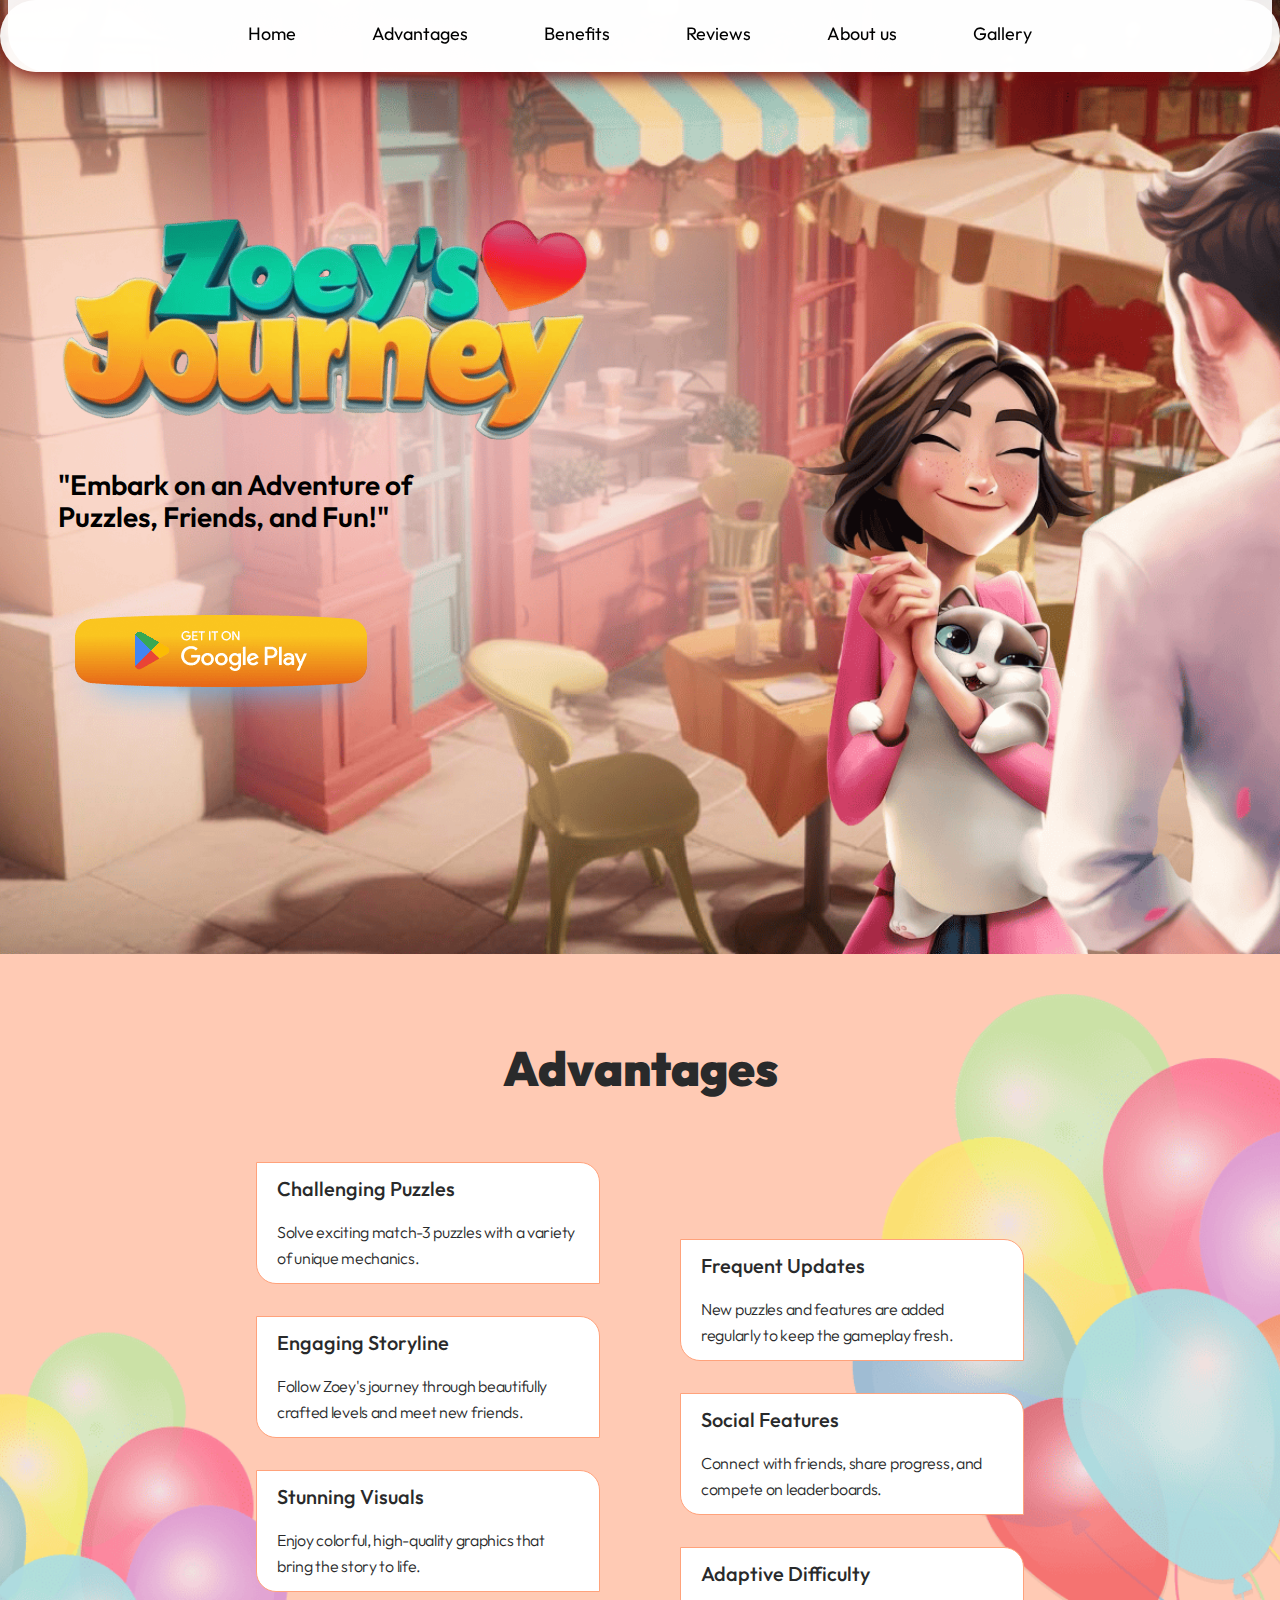
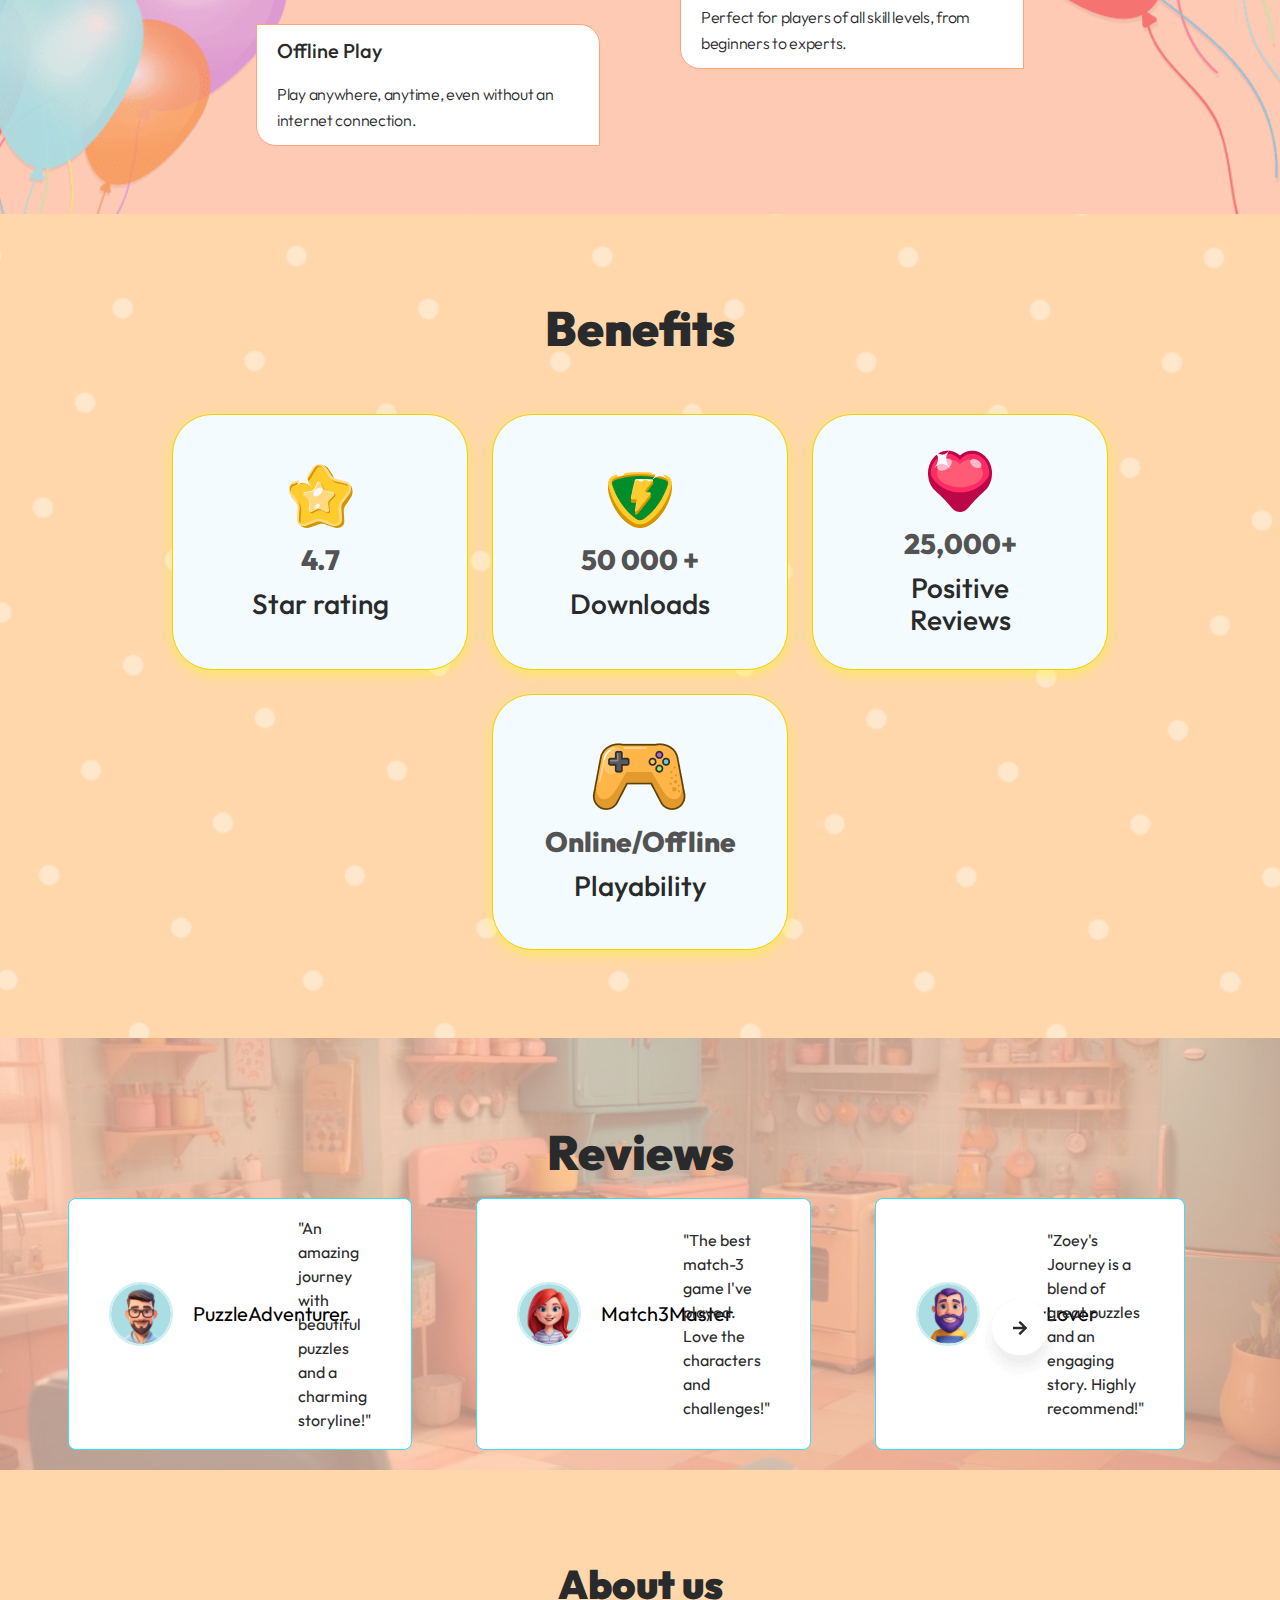
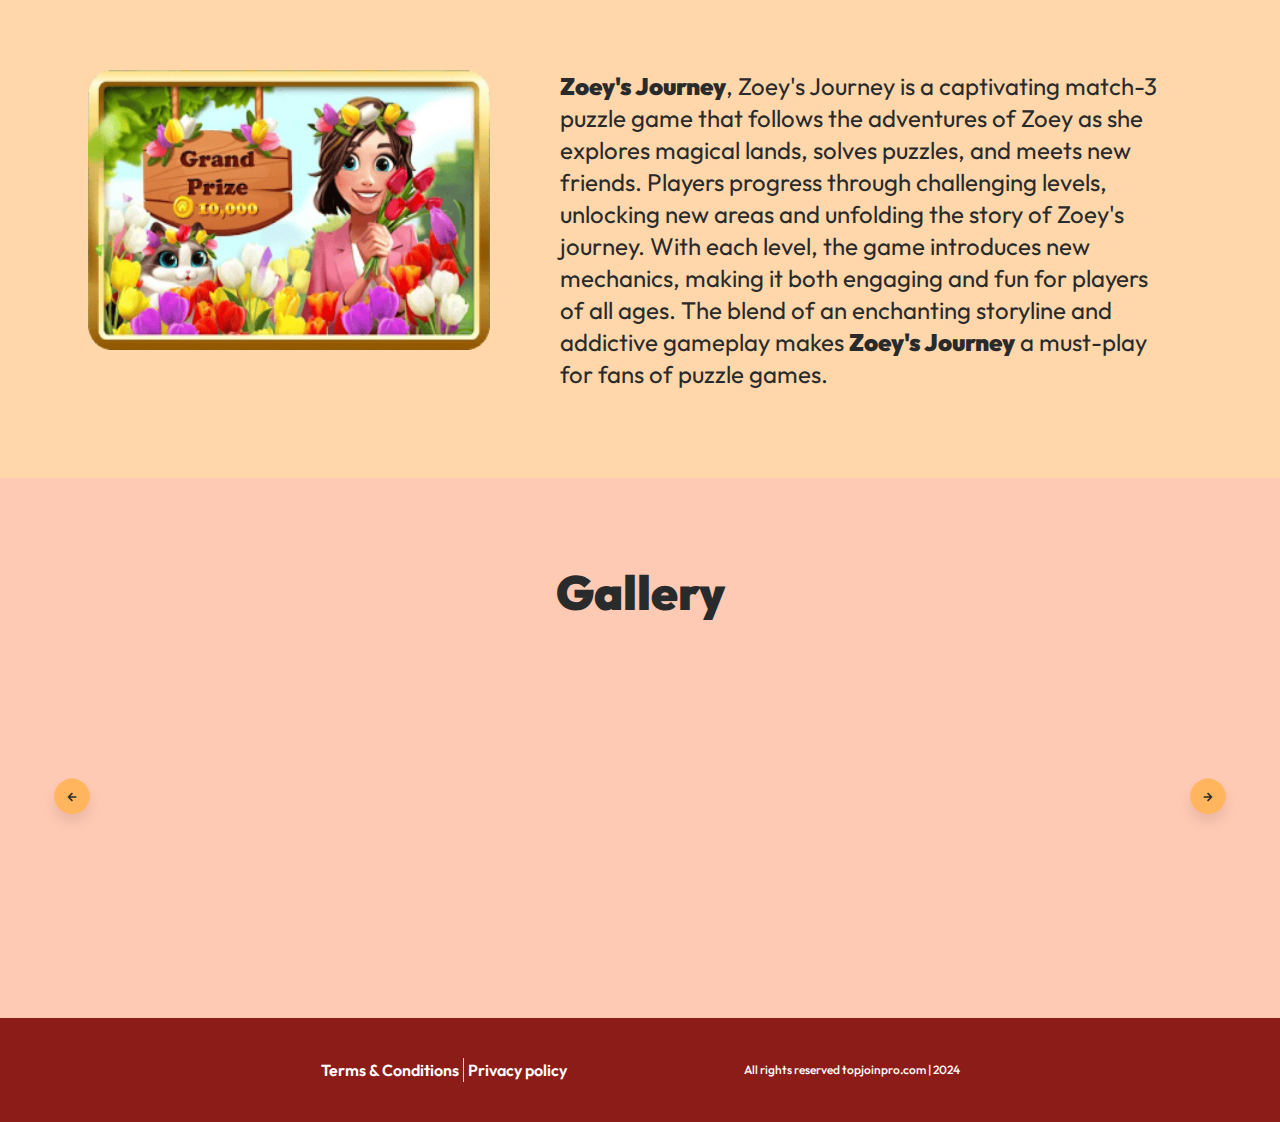
<file: index.html>
<!DOCTYPE html>
<html lang="en">
  <head>
    <meta charset="UTF-8" />
    <meta name="viewport" content="width=device-width, initial-scale=1.0" />
    <title>Zoey's Journey: Match & Design</title>
    <link rel="icon" href="images/fav.jpg" />
    <link rel="preconnect" href="https://fonts.googleapis.com" />
    <link rel="preconnect" href="https://fonts.gstatic.com" crossorigin />
    <link
      href="https://fonts.googleapis.com/css2?family=Outfit:wght@100..900&display=swap"
      rel="stylesheet"
    />
    <link rel="stylesheet" type="text/css" href="slick/slick.css" />
    <link rel="stylesheet" href="css/main.css" />
    <link href="https://unpkg.com/aos@2.3.1/dist/aos.css" rel="stylesheet" />
  </head>

  <body>
    <header class="header">
      <div class="header__background"></div>
      <nav class="navigation container">
        <ul class="navigation__list">
          <li class="navigation__item">
            <a href="/" class="navigation__link">Home</a>
          </li>
          <li class="navigation__item">
            <a href="/#advantages" class="navigation__link">Advantages</a>
          </li>
          <li class="navigation__item">
            <a href="/#features" class="navigation__link">Benefits</a>
          </li>
          <li class="navigation__item">
            <a href="/#reviews" class="navigation__link">Reviews</a>
          </li>
          <li class="navigation__item">
            <a href="/#about" class="navigation__link">About us</a>
          </li>
          <li class="navigation__item">
            <a href="/#gallery" class="navigation__link">Gallery</a>
          </li>
          <li class="navigation__item nav--item">
            <a href="/terms.html" class="navigation__link"
              >Terms & Conditions</a
            >
          </li>
          <li class="navigation__item nav--item">
            <a href="policy.html" class="navigation__link">Privacy policy</a>
          </li>
        </ul>

        <div class="header__button-wrapper">
          <button type="button" class="header__icon-button" data-menu-button>
            <svg class="header__icon header__icon--menu">
              <use href="./images/sprite.svg#icon-menu"></use>
            </svg>
            <svg class="header__icon header__icon--close">
              <use href="./images/sprite.svg#icon-cancel"></use>
            </svg>
          </button>
        </div>
      </nav>
    </header>

    <main>
      <section class="home padding--responsive" id="home">
        <div class="home__wrapper container">
          <div class="home__container-top">
            <img class="home__title-image" src="images/hero/title.png" alt="" />
            <p class="home__text">
              "Embark on an Adventure of Puzzles, Friends, and Fun!"
            </p>
            <a
              class="home__google-button_link button-home"
              href="https://play.google.com/store/apps/details?id=com.cookapps.playgrounds.zoeysjourney"
              target="_blank"
            >
              <img
                class="home__google-button_image"
                src="./images/hero/Button.png"
                alt=""
              />
            </a>
          </div>

          <div class="home-image-container">
            <img class="home-image" src="./images/hero/couple.png" alt="" />
          </div>
        </div>
      </section>

      <section class="faq padding--responsive" id="advantages">
        <img
          class="adv-img adv-img-phone"
          src="images/advantages/OBJECTS.png"
          alt=""
        />
        <h2 class="section--title faq__title">Advantages</h2>
        <div class="list--faq">
          <ul class="faq__list">
            <li class="faq__item">
              <h3 class="faq__question">Challenging Puzzles</h3>
              <p class="faq__answer">
                Solve exciting match-3 puzzles with a variety of unique
                mechanics.
              </p>
            </li>
            <li class="faq__item">
              <h3 class="faq__question">Engaging Storyline</h3>
              <p class="faq__answer">
                Follow Zoey's journey through beautifully crafted levels and
                meet new friends.
              </p>
            </li>
            <li class="faq__item">
              <h3 class="faq__question">Stunning Visuals</h3>
              <p class="faq__answer">
                Enjoy colorful, high-quality graphics that bring the story to
                life.
              </p>
            </li>
            <li class="faq__item">
              <h3 class="faq__question">Offline Play</h3>
              <p class="faq__answer">
                Play anywhere, anytime, even without an internet connection.
              </p>
            </li>
            <li class="faq__item">
              <h3 class="faq__question column">Frequent Updates</h3>
              <p class="faq__answer">
                New puzzles and features are added regularly to keep the
                gameplay fresh.
              </p>
            </li>
            <li class="faq__item">
              <h3 class="faq__question">Social Features</h3>
              <p class="faq__answer">
                Connect with friends, share progress, and compete on
                leaderboards.
              </p>
            </li>
            <li class="faq__item">
              <h3 class="faq__question">Adaptive Difficulty</h3>
              <p class="faq__answer">
                Perfect for players of all skill levels, from beginners to
                experts.
              </p>
            </li>
          </ul>
        </div>
      </section>

      <section class="features padding--responsive" id="features">
        <h2 class="features__main-title section--title">Benefits</h2>

        <ul class="features__list">
          <li class="features__item">
            <img
              class="features__icon"
              src="images/benefites/icon-1.png"
              alt=""
            />
            <p class="features__text">4.7</p>
            <h3 class="features__title">Star rating</h3>
          </li>
          <li class="features__item">
            <img
              class="features__icon"
              src="images/benefites/icon-2.png"
              alt=""
            />
            <p class="features__text">50 000 +</p>
            <h3 class="features__title">Downloads</h3>
          </li>
          <li class="features__item">
            <img
              class="features__icon"
              src="images/benefites/icon-3.png"
              alt=""
            />
            <p class="features__text">25,000+</p>
            <h3 class="features__title">Positive Reviews</h3>
          </li>
          <li class="features__item">
            <img
              class="features__icon"
              src="images/benefites/icon-4.png"
              alt=""
            />
            <p class="features__text">Online/Offline</p>
            <h3 class="features__title">Playability</h3>
          </li>
        </ul>
      </section>

      <section class="reviews" id="reviews">
        <h2 class="section--title reviews-title">Reviews</h2>

        <div class="reviews__container">
          <ul class="reviews__list">
            <li class="reviews__item">
              <div class="reviews-avatar-info">
                <img
                  class="reviews-avatar"
                  src="./images/reviews/avatar-1.png"
                  alt="User Avatar"
                />
                <h3 class="reviews-name">PuzzleAdventurer</h3>
              </div>
              <div class="reviews-content">
                <p class="reviews-quote">
                  "An amazing journey with beautiful puzzles and a charming
                  storyline!"
                </p>
              </div>
            </li>
            <li class="reviews__item">
              <div class="reviews-avatar-info">
                <img
                  class="reviews-avatar"
                  src="./images/reviews/avatar-2.png"
                  alt="User Avatar"
                />
                <h3 class="reviews-name">Match3Master</h3>
              </div>
              <div class="reviews-content">
                <p class="reviews-quote">
                  "The best match-3 game I've played. Love the characters and
                  challenges!"
                </p>
              </div>
            </li>
            <li class="reviews__item">
              <div class="reviews-avatar-info">
                <img
                  class="reviews-avatar"
                  src="./images/reviews/avatar-3.png"
                  alt="User Avatar"
                />
                <h3 class="reviews-name">StoryLover</h3>
              </div>
              <div class="reviews-content">
                <p class="reviews-quote">
                  "Zoey's Journey is a blend of great puzzles and an engaging
                  story. Highly recommend!"
                </p>
              </div>
            </li>
          </ul>

          <button class="reviews__button--right gallery__button">
            <img
              class="reviews__button-icon"
              src="./images/reviews/Button.png"
              alt=""
            />
          </button>
        </div>

        <div class="reviews__button-container">
          <button class="reviews__button--right reviews__button--right">
            <img
              class="reviews__button-icon"
              src="./images/reviews/Button.png"
              alt=""
            />
          </button>
        </div>
      </section>

      <section class="about padding--responsive" id="about">
        <h2 class="about__title section--title">About us</h2>
        <div class="about_section">
          <div class="about-image-wrapper-top">
            <div class="about-image-top-1">
              <img class="about-image" src="images/about/about.png" alt="" />
            </div>
          </div>
          <div class="about__wrapper container">
            <p class="about__text">
              <span class="about__text--bold">Zoey's Journey</span>, Zoey's
              Journey is a captivating match-3 puzzle game that follows the
              adventures of Zoey as she explores magical lands, solves puzzles,
              and meets new friends. Players progress through challenging
              levels, unlocking new areas and unfolding the story of Zoey's
              journey. With each level, the game introduces new mechanics,
              making it both engaging and fun for players of all ages. The blend
              of an enchanting storyline and addictive gameplay makes
              <span class="about__text--bold">Zoey's Journey</span> a must-play
              for fans of puzzle games.
            </p>
          </div>
        </div>
        <div class="about__wrapper--top">
          <div class="about__image-wrapper">
            <img class="about__image-1" src="images/about/about.png" alt="" />
          </div>
        </div>
      </section>

      <section class="gallery" id="gallery">
        <h2 class="section--title">Gallery</h2>

        <div class="gallery__container">
          <button class="gallery__button--left gallery__button button-visible">
            <img
              class="gallery__button-icon"
              src="images/gallery/Button.svg"
              alt=""
            />
          </button>

          <ul data-aos="fade-down" class="gallery__list">
            <li class="gallery__item">
              <img
                class="gallery__image"
                src="./images/gallery/gallery-1.png"
                alt=""
              />
            </li>
            <li class="gallery__item">
              <img
                class="gallery__image"
                src="./images/gallery/gallery-2.png"
                alt=""
              />
            </li>
            <li class="gallery__item">
              <img
                class="gallery__image"
                src="./images/gallery/gallery-3.png"
                alt=""
              />
            </li>
            <li class="gallery__item">
              <img
                class="gallery__image"
                src="./images/gallery/gallery-4.png"
                alt=""
              />
            </li>
            <li class="gallery__item">
              <img
                class="gallery__image"
                src="./images/gallery/gallery-5.png"
                alt=""
              />
            </li>
            <li class="gallery__item">
              <img
                class="gallery__image"
                src="./images/gallery/gallery-6.png"
                alt=""
              />
            </li>
            <li class="gallery__item">
              <img
                class="gallery__image"
                src="./images/gallery/gallery-7.png"
                alt=""
              />
            </li>
          </ul>

          <button class="gallery__button--right gallery__button button-visible">
            <img
              class="gallery__button-icon gallery__button-icon-right"
              src="images/gallery/Button.svg"
              alt=""
            />
          </button>
        </div>

        <div class="gallery__button-container">
          <button class="gallery__button--left gallery__button">
            <img
              class="gallery__button-icon"
              src="images/gallery/Button.svg"
              alt=""
            />
          </button>
          <button class="gallery__button--right gallery__button">
            <img
              class="gallery__button-icon gallery__button-icon-right"
              src="images/gallery/Button.svg"
              alt=""
            />
          </button>
        </div>
      </section>
    </main>

    <footer class="footer">
      <div class="footer__container">
        <div class="footer__wrapper">
          <a class="footer__text text-1" href="terms.html"
            >Terms & Conditions</a
          >
          <a class="footer__text" href="policy.html">Privacy policy </a>
        </div>
        <p class="footer__copyright">
          All rights reserved topjoinpro.com | 2024
        </p>
      </div>
    </footer>

    <script src="js/mobile-menu.js"></script>
    <script
      src="https://code.jquery.com/jquery-3.4.1.min.js"
      integrity="sha256-CSXorXvZcTkaix6Yvo6HppcZGetbYMGWSFlBw8HfCJo="
      crossorigin="anonymous"
    ></script>
    <script type="text/javascript" src="slick/slick.min.js"></script>
    <script src="https://cdnjs.cloudflare.com/ajax/libs/wow/1.1.2/wow.min.js"></script>
    <script src="https://unpkg.com/aos@2.3.1/dist/aos.js"></script>
    <script>
      AOS.init();
    </script>
    <script src="js/slick.js"></script>
  </body>
</html>
</file>
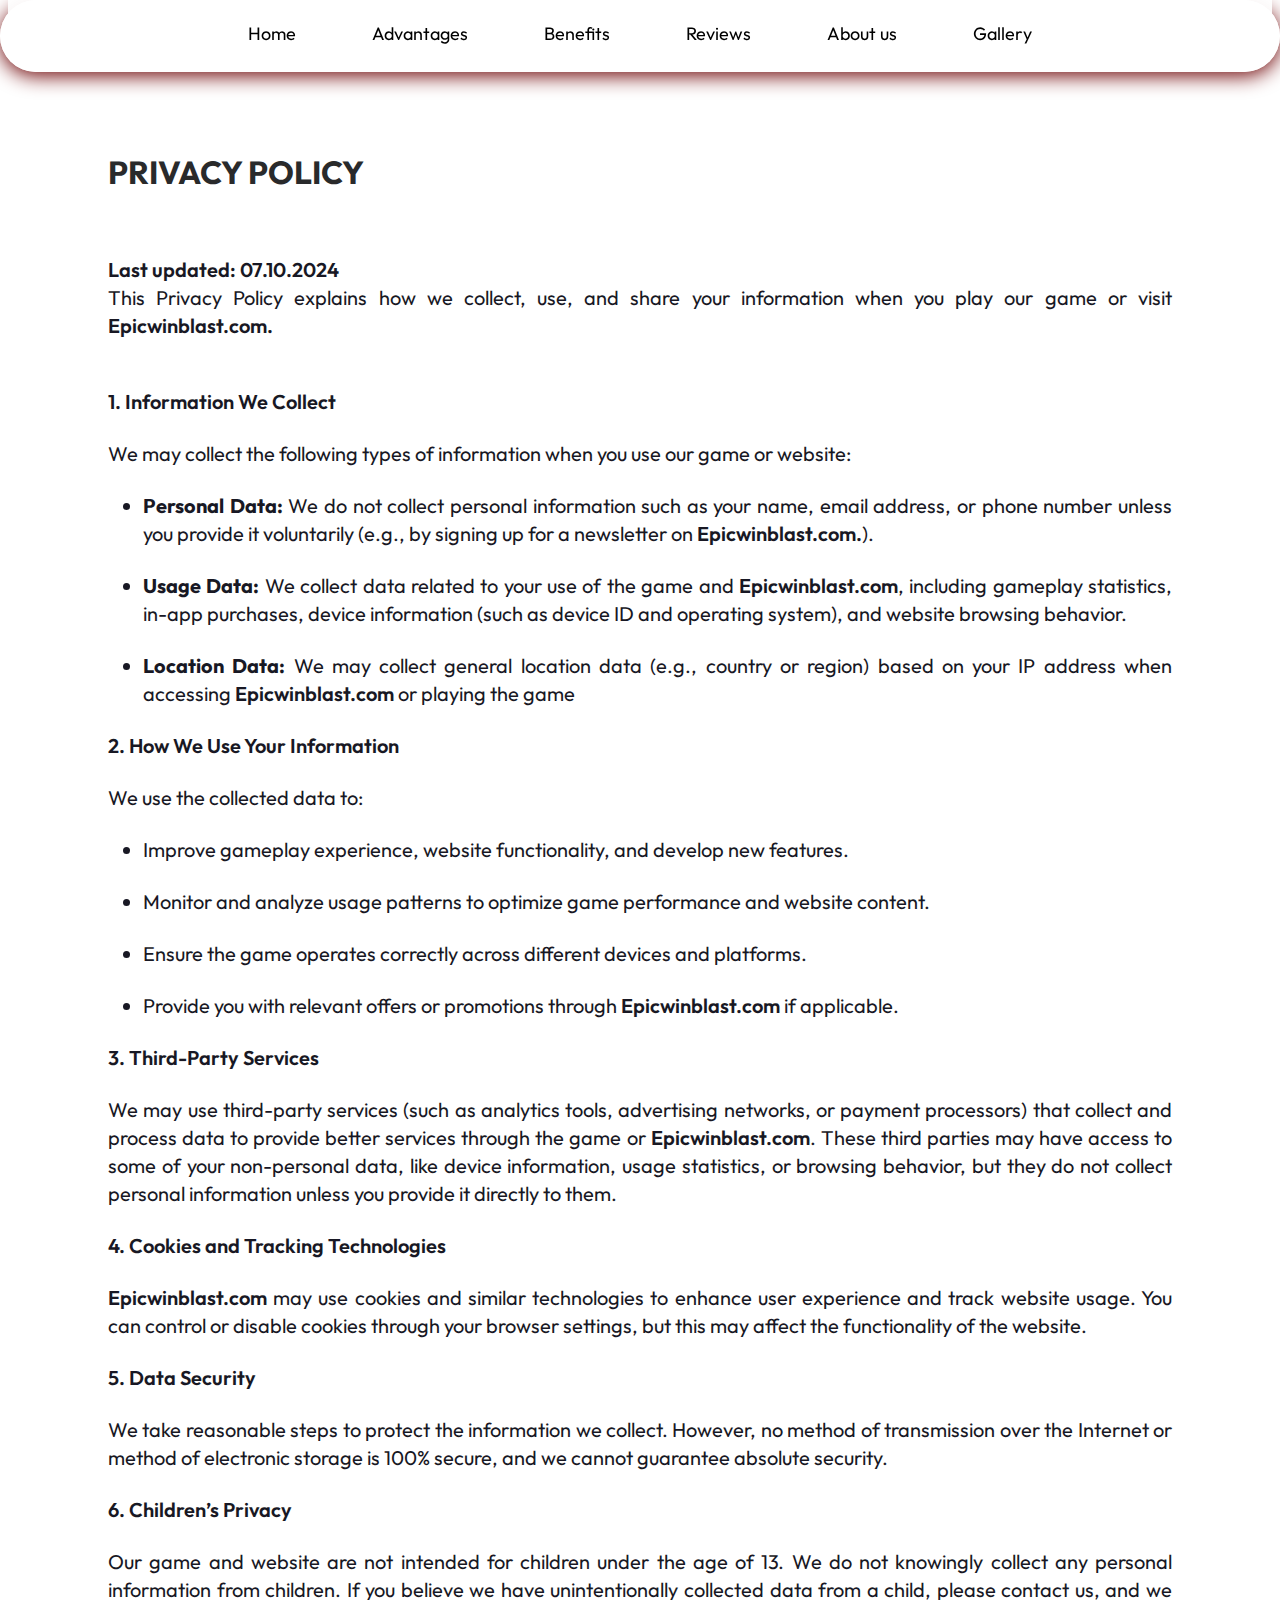
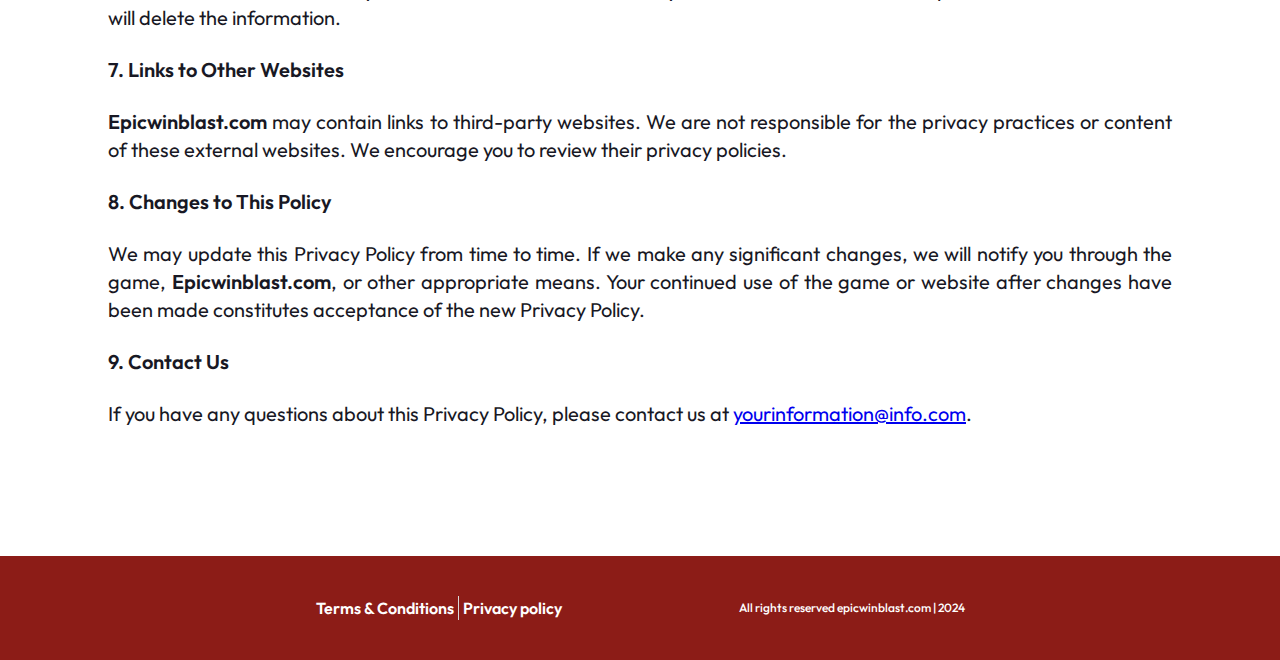
<file: policy.html>
<!DOCTYPE html>
<html lang="en">
  <head>
    <meta charset="UTF-8" />
    <meta name="viewport" content="width=device-width, initial-scale=1.0" />
    <title>Zoey's Journey: Match & Design</title>
    <link rel="icon" href="images/fav.jpg" />
    <link rel="preconnect" href="https://fonts.googleapis.com" />
    <link rel="preconnect" href="https://fonts.gstatic.com" crossorigin />
    <link
      href="https://fonts.googleapis.com/css2?family=Outfit:wght@100..900&display=swap"
      rel="stylesheet"
    />
    <link rel="preconnect" href="https://fonts.googleapis.com" />
    <link rel="preconnect" href="https://fonts.gstatic.com" crossorigin />
    <link rel="stylesheet" type="text/css" href="slick/slick.css" />
    <link rel="stylesheet" href="css/main.css" />
    <link href="https://unpkg.com/aos@2.3.1/dist/aos.css" rel="stylesheet" />
  </head>

  <body>
    <header class="header">
      <div class="header__background"></div>
      <nav class="navigation container">
        <ul class="navigation__list">
          <li class="navigation__item">
            <a href="/" class="navigation__link">Home</a>
          </li>
          <li class="navigation__item">
            <a href="/#advantages" class="navigation__link">Advantages</a>
          </li>
          <li class="navigation__item">
            <a href="/#features" class="navigation__link">Benefits</a>
          </li>
          <li class="navigation__item">
            <a href="/reviews" class="navigation__link">Reviews</a>
          </li>
          <li class="navigation__item">
            <a href="/#about" class="navigation__link">About us</a>
          </li>
          <li class="navigation__item">
            <a href="/#gallery" class="navigation__link">Gallery</a>
          </li>
          <li class="navigation__item nav--item">
            <a href="/terms.html" class="navigation__link"
              >Terms & Conditions</a
            >
          </li>
          <li class="navigation__item nav--item">
            <a href="policy.html" class="navigation__link">Privacy policy</a>
          </li>
        </ul>

        <div class="header__button-wrapper">
          <button type="button" class="header__icon-button" data-menu-button>
            <svg class="header__icon header__icon--menu">
              <use href="./images/sprite.svg#icon-menu"></use>
            </svg>
            <svg class="header__icon header__icon--close">
              <use href="./images/sprite.svg#icon-cancel"></use>
            </svg>
          </button>
        </div>
      </nav>
    </header>

    <main class="main">
      <section class="padding--responsive">
        <div class="policy__container container">
          <h1 class="policy__title">Privacy Policy</h1>

          <p class="policy__text">
            <span class="text--bold">Last updated: 07.10.2024 </span> <br />
            This Privacy Policy explains how we collect, use, and share your
            information when you play our game or visit
            <span class="text--bold">Epicwinblast.com.</span>
          </p>
          <p class="policy__text"></p>
          <h3 class="policy__text text--bold">1. Information We Collect</h3>
          <p class="policy__text">
            We may collect the following types of information when you use our
            game or website:
          </p>
          <ul class="privacy-list">
            <li>
              <strong>Personal Data:</strong> We do not collect personal
              information such as your name, email address, or phone number
              unless you provide it voluntarily (e.g., by signing up for a
              newsletter on <span class="text--bold">Epicwinblast.com.</span>).
            </li>
            <li>
              <strong>Usage Data:</strong> We collect data related to your use
              of the game and <span class="text--bold">Epicwinblast.com</span>,
              including gameplay statistics, in-app purchases, device
              information (such as device ID and operating system), and website
              browsing behavior.
            </li>
            <li>
              <strong>Location Data:</strong> We may collect general location
              data (e.g., country or region) based on your IP address when
              accessing <span class="text--bold">Epicwinblast.com</span> or
              playing the game
            </li>
          </ul>

          <h3 class="policy__text text--bold">
            2. How We Use Your Information
          </h3>
          <p class="policy__text">We use the collected data to:</p>
          <ul class="privacy-list">
            <li>
              Improve gameplay experience, website functionality, and develop
              new features.
            </li>
            <li>
              Monitor and analyze usage patterns to optimize game performance
              and website content.
            </li>
            <li>
              Ensure the game operates correctly across different devices and
              platforms.
            </li>
            <li>
              Provide you with relevant offers or promotions through
              <span class="text--bold">Epicwinblast.com</span> if applicable.
            </li>
          </ul>

          <h3 class="policy__text text--bold">3. Third-Party Services</h3>
          <p class="policy__text">
            We may use third-party services (such as analytics tools,
            advertising networks, or payment processors) that collect and
            process data to provide better services through the game or
            <span class="text--bold">Epicwinblast.com</span>. These third
            parties may have access to some of your non-personal data, like
            device information, usage statistics, or browsing behavior, but they
            do not collect personal information unless you provide it directly
            to them.
          </p>

          <h3 class="policy__text text--bold">
            4. Cookies and Tracking Technologies
          </h3>
          <p class="policy__text">
            <span class="text--bold">Epicwinblast.com</span> may use cookies and
            similar technologies to enhance user experience and track website
            usage. You can control or disable cookies through your browser
            settings, but this may affect the functionality of the website.
          </p>

          <h3 class="policy__text text--bold">5. Data Security</h3>
          <p class="policy__text">
            We take reasonable steps to protect the information we collect.
            However, no method of transmission over the Internet or method of
            electronic storage is 100% secure, and we cannot guarantee absolute
            security.
          </p>

          <h3 class="policy__text text--bold">6. Children’s Privacy</h3>
          <p class="policy__text">
            Our game and website are not intended for children under the age of
            13. We do not knowingly collect any personal information from
            children. If you believe we have unintentionally collected data from
            a child, please contact us, and we will delete the information.
          </p>

          <h3 class="policy__text text--bold">7. Links to Other Websites</h3>
          <p class="policy__text">
            <span class="text--bold">Epicwinblast.com</span> may contain links
            to third-party websites. We are not responsible for the privacy
            practices or content of these external websites. We encourage you to
            review their privacy policies.
          </p>

          <h3 class="policy__text text--bold">8. Changes to This Policy</h3>
          <p class="policy__text">
            We may update this Privacy Policy from time to time. If we make any
            significant changes, we will notify you through the game,
            <span class="text--bold">Epicwinblast.com</span>, or other
            appropriate means. Your continued use of the game or website after
            changes have been made constitutes acceptance of the new Privacy
            Policy.
          </p>

          <h3 class="policy__text text--bold">9. Contact Us</h3>
          <p class="policy__text">
            If you have any questions about this Privacy Policy, please contact
            us at
            <a href="mailto:yourinformation@info.com" class="email-link"
              >yourinformation@info.com</a
            >.
          </p>
        </div>
      </section>
    </main>

    <footer class="footer">
      <div class="footer__container">
        <div class="footer__wrapper">
          <a class="footer__text text-1" href="terms.html"
            >Terms & Conditions</a
          >
          <a class="footer__text" href="policy.html">Privacy policy </a>
        </div>
        <p class="footer__copyright">
          All rights reserved epicwinblast.com | 2024
        </p>
      </div>
    </footer>
    <script src="js/mobile-menu.js"></script>
  </body>
</html>
</file>
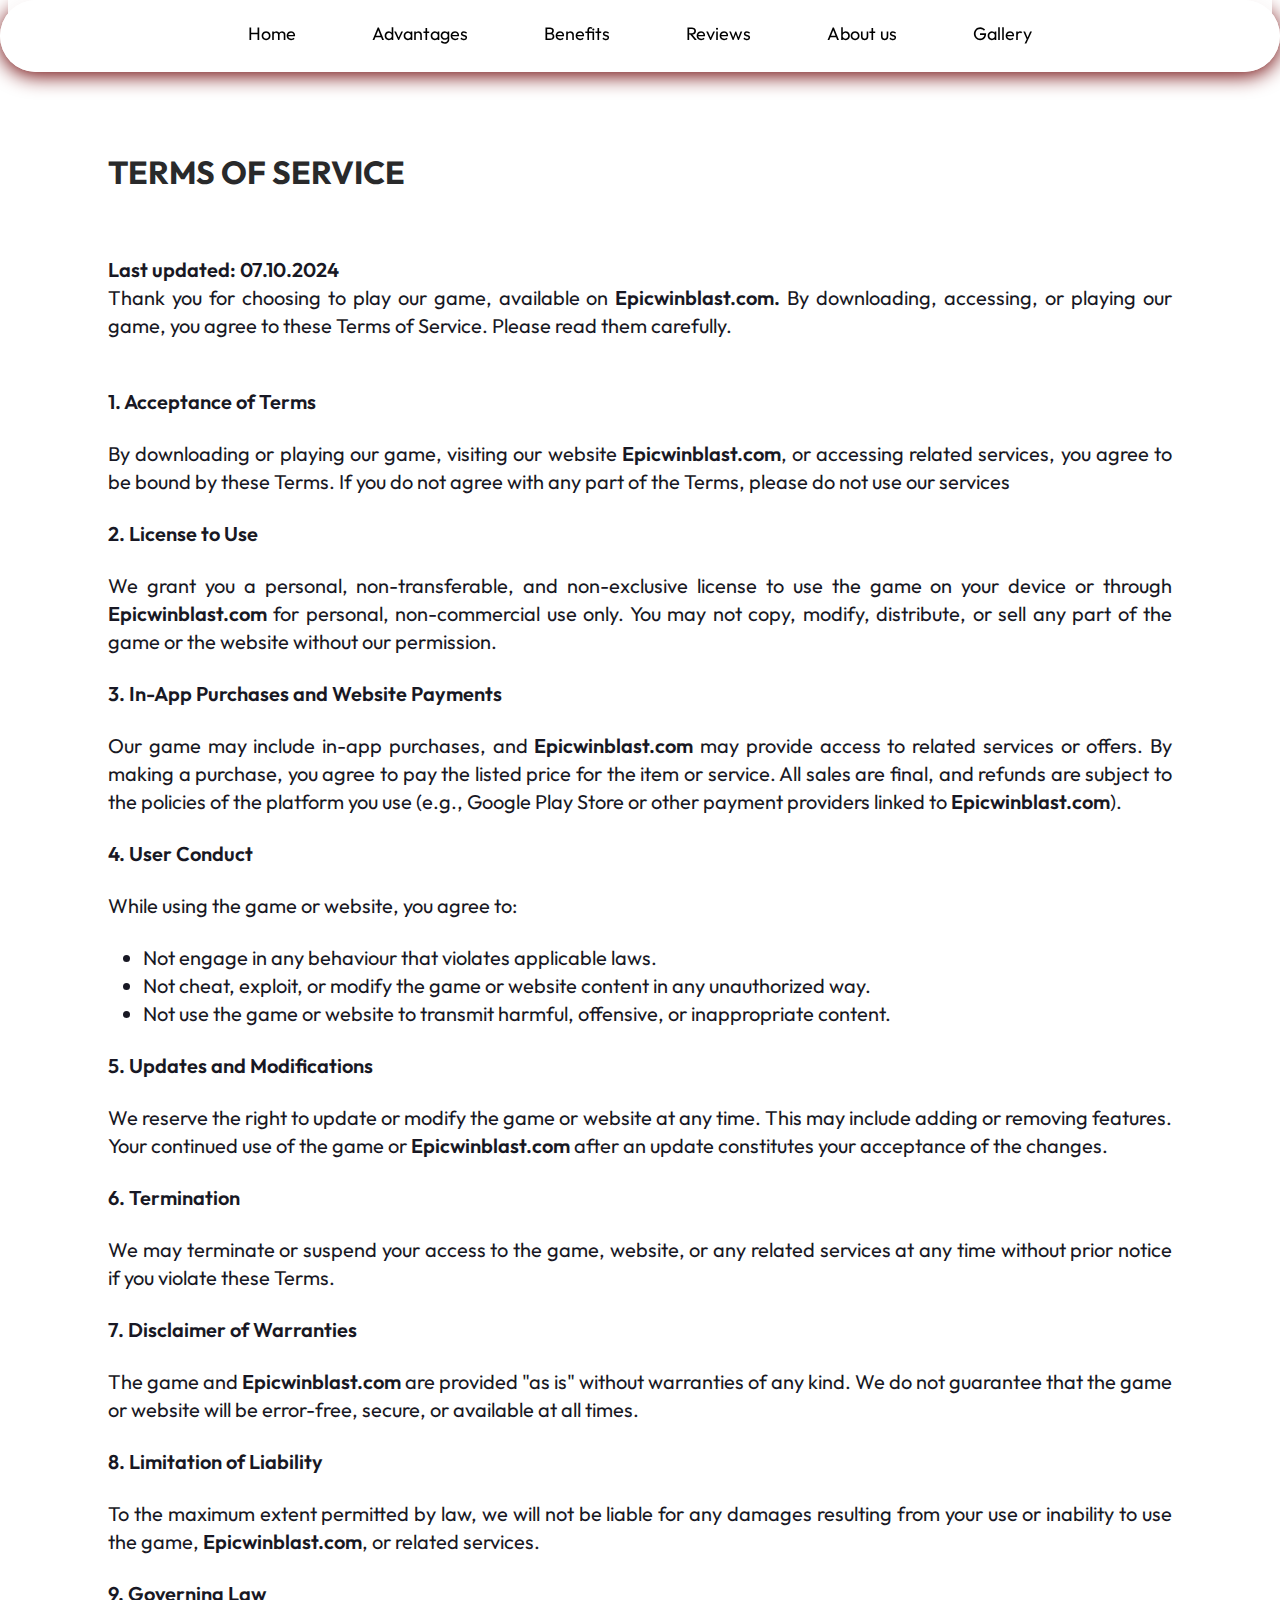
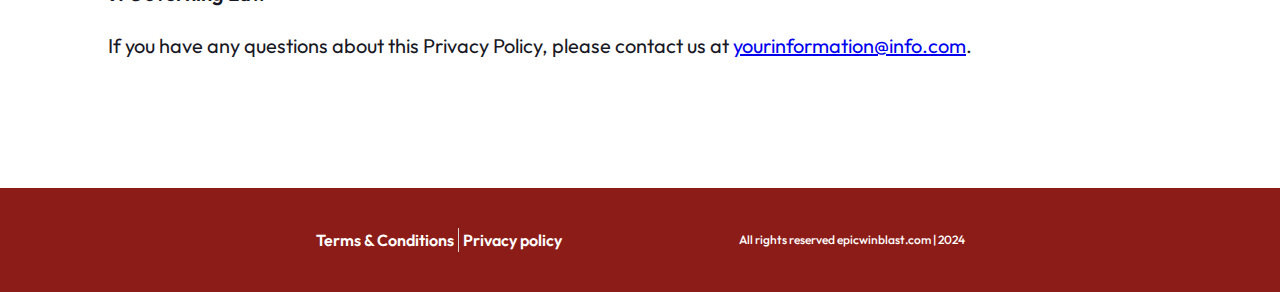
<file: terms.html>
<!DOCTYPE html>
<html lang="en">
  <head>
    <meta charset="UTF-8" />
    <meta name="viewport" content="width=device-width, initial-scale=1.0" />
    <title>Zoey's Journey: Match & Design</title>
    <link rel="icon" href="images/fav.jpg" />
    <link
      href="https://fonts.googleapis.com/css2?family=Outfit:wght@100..900&display=swap"
      rel="stylesheet"
    />
    <link rel="preconnect" href="https://fonts.googleapis.com" />
    <link rel="preconnect" href="https://fonts.gstatic.com" crossorigin />
    <link rel="stylesheet" type="text/css" href="slick/slick.css" />
    <link rel="stylesheet" href="css/main.css" />
    <link href="https://unpkg.com/aos@2.3.1/dist/aos.css" rel="stylesheet" />
  </head>

  <body>
    <header class="header">
      <div class="header__background"></div>
      <nav class="navigation container">
        <ul class="navigation__list">
          <li class="navigation__item">
            <a href="/" class="navigation__link">Home</a>
          </li>
          <li class="navigation__item">
            <a href="/#advantages" class="navigation__link">Advantages</a>
          </li>
          <li class="navigation__item">
            <a href="/#features" class="navigation__link">Benefits</a>
          </li>
          <li class="navigation__item">
            <a href="/#reviews" class="navigation__link">Reviews</a>
          </li>
          <li class="navigation__item">
            <a href="/#aboutus" class="navigation__link">About us</a>
          </li>
          <li class="navigation__item">
            <a href="/#gallery" class="navigation__link">Gallery</a>
          </li>
          <li class="navigation__item nav--item">
            <a href="/terms.html" class="navigation__link"
              >Terms & Conditions</a
            >
          </li>
          <li class="navigation__item nav--item">
            <a href="policy.html" class="navigation__link">Privacy policy</a>
          </li>
        </ul>

        <div class="header__button-wrapper">
          <button type="button" class="header__icon-button" data-menu-button>
            <svg class="header__icon header__icon--menu">
              <use href="./images/sprite.svg#icon-menu"></use>
            </svg>
            <svg class="header__icon header__icon--close">
              <use href="./images/sprite.svg#icon-cancel"></use>
            </svg>
          </button>
        </div>
      </nav>
    </header>

    <main class="main">
      <section class="padding--responsive">
        <div class="policy__container container">
          <h1 class="policy__title">Terms of Service</h1>

          <p class="policy__text">
            <span class="text--bold">Last updated: 07.10.2024 </span> <br />
            Thank you for choosing to play our game, available on
            <span class="text--bold">Epicwinblast.com.</span> By downloading,
            accessing, or playing our game, you agree to these Terms of Service.
            Please read them carefully.
          </p>
          <p class="policy__text"></p>
          <h3 class="policy__text text--bold">1. Acceptance of Terms</h3>
          <p class="policy__text">
            By downloading or playing our game, visiting our website
            <span class="text--bold">Epicwinblast.com</span>, or accessing
            related services, you agree to be bound by these Terms. If you do
            not agree with any part of the Terms, please do not use our services
          </p>

          <h3 class="policy__text text--bold">2. License to Use</h3>
          <p class="policy__text">
            We grant you a personal, non-transferable, and non-exclusive license
            to use the game on your device or through
            <span class="text--bold">Epicwinblast.com</span> for personal,
            non-commercial use only. You may not copy, modify, distribute, or
            sell any part of the game or the website without our permission.
          </p>

          <h3 class="policy__text text--bold">
            3. In-App Purchases and Website Payments
          </h3>
          <p class="policy__text">
            Our game may include in-app purchases, and
            <span class="text--bold">Epicwinblast.com</span> may provide access
            to related services or offers. By making a purchase, you agree to
            pay the listed price for the item or service. All sales are final,
            and refunds are subject to the policies of the platform you use
            (e.g., Google Play Store or other payment providers linked to
            <span class="text--bold">Epicwinblast.com</span>).
          </p>

          <h3 class="policy__text text--bold">4. User Conduct</h3>
          <p class="policy__text">
            While using the game or website, you agree to:
          </p>
          <ul class="terms-list">
            <li>Not engage in any behaviour that violates applicable laws.</li>
            <li>
              Not cheat, exploit, or modify the game or website content in any
              unauthorized way.
            </li>
            <li>
              Not use the game or website to transmit harmful, offensive, or
              inappropriate content.
            </li>
          </ul>

          <h3 class="policy__text text--bold">5. Updates and Modifications</h3>
          <p class="policy__text">
            We reserve the right to update or modify the game or website at any
            time. This may include adding or removing features. Your continued
            use of the game or
            <span class="text--bold">Epicwinblast.com</span> after an update
            constitutes your acceptance of the changes.
          </p>

          <h3 class="policy__text text--bold">6. Termination</h3>
          <p class="policy__text">
            We may terminate or suspend your access to the game, website, or any
            related services at any time without prior notice if you violate
            these Terms.
          </p>

          <h3 class="policy__text text--bold">7. Disclaimer of Warranties</h3>
          <p class="policy__text">
            The game and <span class="text--bold">Epicwinblast.com</span> are
            provided "as is" without warranties of any kind. We do not guarantee
            that the game or website will be error-free, secure, or available at
            all times.
          </p>

          <h3 class="policy__text text--bold">8. Limitation of Liability</h3>
          <p class="policy__text">
            To the maximum extent permitted by law, we will not be liable for
            any damages resulting from your use or inability to use the game,
            <span class="text--bold">Epicwinblast.com</span>, or related
            services.
          </p>

          <h3 class="policy__text text--bold">9. Governing Law</h3>
          <p class="policy__text">
            If you have any questions about this Privacy Policy, please contact
            us at
            <a href="mailto:yourinformation@info.com" class="email-link"
              >yourinformation@info.com</a
            >.
          </p>
        </div>
      </section>
    </main>

    <footer class="footer">
      <div class="footer__container">
        <div class="footer__wrapper">
          <a class="footer__text text-1" href="terms.html"
            >Terms & Conditions</a
          >
          <a class="footer__text" href="policy.html">Privacy policy </a>
        </div>
        <p class="footer__copyright">
          All rights reserved epicwinblast.com | 2024
        </p>
      </div>
    </footer>
    <script src="js/mobile-menu.js"></script>
  </body>
</html>
</file>
<file: css/main.css>
@import url("https://fonts.googleapis.com/css2?family=Unbounded:wght@200..900&family=Ysabeau+Infant:ital,wght@0,1..1000;1,1..1000&display=swap");
:root {
  --main-font: "Outfit", sans-serif;
}

* {
  -webkit-box-sizing: border-box;
  box-sizing: border-box;
}

html {
  scroll-behavior: smooth;
}

body {
  font-family: var(--main-font);
  margin: 0;
}

h1,
h2,
h3,
h4,
h5,
h6,
p {
  margin: 0;
}

ul,
ol {
  margin: 0;
  padding: 0;
  list-style: none;
}

img {
  display: block;
  max-width: 100%;
  height: auto;
}

.list {
  list-style: none;
}

button,
a {
  cursor: pointer;
}

.container {
  max-width: 1264px;
  margin: 0 auto;
}

.button {
  display: -webkit-box;
  display: -ms-flexbox;
  display: flex;
  -webkit-box-align: center;
  -ms-flex-align: center;
  align-items: center;
  width: 35px;
  height: 35px;
  border-radius: 50%;
  background-color: #fe34a0;
  border: none;
  -webkit-transition: scale 0.3s ease;
  transition: scale 0.3s ease;
  -webkit-box-shadow: 0px 4px 0px 0px #64069d;
  box-shadow: 0px 4px 0px 0px #64069d;
}
.button:hover {
  scale: 120%;
}

.icon {
  width: 42px;
  height: 42px;
  fill: white;
}
.section--title {
  text-align: center;
  font-family: Outfit;
  font-size: 40px;
  font-weight: 900;
  line-height: 48px;
  text-align: center;
  margin-bottom: 40px;
  color: rgba(41, 42, 43, 1);
}
@media (min-width: 1200px) {
  .section--title {
    font-size: 48px;
    line-height: 52px;
    margin-bottom: 60px;
  }
}

.title--yellow {
  color: #fff853;
  text-shadow: 0px 4px 2px #ff820d;
}

.padding--responsive {
  padding: 60px 0px 0px 0px;
}
@media (min-width: 1200px) {
  .padding--responsive {
    padding: 88px;
  }
}

.main {
  padding-top: 60px;
}
@media (min-width: 1200px) {
  .main {
    padding-top: 64px;
  }
}

.header {
  position: fixed;
  width: 100%;
  z-index: 5;
  -webkit-transition: background-color 0.3s ease;
  transition: background-color 0.3s ease;

  background-color: #ffffffeb;
  border-radius: 0px 0px 40px 40px;
  box-shadow: 0px 4px 20px 0px #71090b;
}
.header__background {
  position: absolute;
  top: 0;
  right: 0;
  bottom: 0;
  left: 100%;
  background-color: #ffffffeb;
  z-index: -1;
  -webkit-transition: left 0.3s ease;
  transition: left 0.3s ease;
  border-radius: 0px 0px 40px 40px;
  margin: 0 318px;
}
.header.is-open .header__background {
  left: 0;
  background-color: #ffffffeb;
}
.header__button-wrapper {
  margin-left: auto;
}
.header__icon {
  width: 18px;
  height: 18px;
  fill: #c0394a;
}
.header__icon--close {
  display: none;
}
.header__icon-button {
  display: -webkit-box;
  display: -ms-flexbox;
  display: flex;
  background-color: transparent;
  border: none;
  border-radius: 50%;
}

.header__icon--menu {
  width: 18px;
  height: 18px;
  fill: #c0394a;
}

.header__icon-button.is-open .header__icon--menu {
  display: none;
}

.header__icon-button.is-open .header__icon--close {
  display: block;
}

.navigation {
  display: -webkit-box;
  display: -ms-flexbox;
  display: flex;
  -webkit-box-orient: vertical;
  -webkit-box-direction: normal;
  -ms-flex-direction: column;
  flex-direction: column;
  -webkit-box-align: center;
  -ms-flex-align: center;
  align-items: center;
  -webkit-box-flex: 1;
  -ms-flex: 1;
  flex: 1;
  padding: 24px 20px;
  position: relative;
  background-color: #ffffffeb;
  border-radius: 0px 0px 40px 40px;
}
.navigation__list {
  display: -webkit-box;
  display: -ms-flexbox;
  display: flex;
  -webkit-box-orient: vertical;
  -webkit-box-direction: normal;
  -ms-flex-direction: column;
  flex-direction: column;
  -webkit-box-align: start;
  -ms-flex-align: start;
  align-items: start;
  gap: 36px;
  padding: 48px;
  top: 130px;
  width: 375px;
  position: absolute;
  top: 100%;
  right: -100%;
  width: 100%;
  -webkit-transition: 0.3s;
  transition: 0.3s;
  z-index: 999;
  border-radius: 0px 0px 40px 40px;
  margin-top: 20px;
}
.navigation__list.is-open {
  right: 0;
  background-color: #ffcab4;
}
.navigation__link {
  position: relative;
  color: var(--text-color);
  text-decoration: none;
  -webkit-transition: all 0.1s ease;
  transition: all 0.1s ease;
  padding: 4px 16px;

  font-family: Outfit;
  font-size: 20px;
  font-weight: 400;
  line-height: 28px;
  text-align: left;
}
.navigation__link:hover,
.navigation__link:focus,
.navigation__link:active {
  font-size: 20px;
  font-weight: 800;
  line-height: 28px;
  text-align: center;
}

.header.is-open {
  background-color: transparent;
}

@media screen and (min-width: 1200px) {
  .header__icon-button {
    display: none;
  }

  .header {
    border-radius: 40px 40px 40px 40px;
  }
  .header__button-wrapper {
    width: auto;
    -webkit-box-pack: end;
    -ms-flex-pack: end;
    justify-content: flex-end;
  }
  .header__background {
    position: absolute;
    top: 0;
    right: 0;
    bottom: 0;
    left: 100%;
    background-color: #ffffffeb;
    z-index: -1;
    -webkit-transition: left 0.3s ease;
    transition: left 0.3s ease;
    border-radius: 40px 40px 40px 40px;
    box-shadow: 0px 4px 20px 0px #71090b;
  }
  .navigation {
    background-color: #ffffffeb;
    -webkit-box-orient: horizontal;
    -webkit-box-direction: normal;
    -ms-flex-direction: row;
    flex-direction: row;
    -webkit-box-pack: justify;
    -ms-flex-pack: justify;
    justify-content: space-between;
    -webkit-box-align: center;
    -ms-flex-align: center;
    align-items: center;
    -webkit-box-flex: 1;
    -ms-flex: 1;
    flex: 1;
    padding-block: 20px;
    justify-content: center;
    padding: 0px 20px 24px 20px;
  }

  .navigation__list {
    background-color: transparent;
    -webkit-box-orient: horizontal;
    -webkit-box-direction: normal;
    -ms-flex-direction: row;
    flex-direction: row;
    -webkit-box-pack: center;
    -ms-flex-pack: center;
    justify-content: center;
    position: static;
    -webkit-box-align: center;
    -ms-flex-align: center;
    align-items: center;
    width: auto;
    padding-block: 0;
    -webkit-box-flex: 1;
    flex: 1;
    gap: 44px;
    border-radius: 40px 40px 40px 40px;
  }
  .navigation__link {
    font-weight: 400;
    font-size: 18px;
    line-height: 28px;
  }
}

.home {
  /* background-image: url("../images/hero/Block-phone.png"); */
  background-image: url("../images/hero/Block-phone-couple.png");
  background-repeat: no-repeat;
  background-size: cover;
  background-position: bottom;
  /* height: 1000px; */
}
@media screen and (min-width: 1200px) {
  .home {
    padding: 107px 0px 0px 0px;
  }
  .home {
    background-image: url("../images/hero/Block.png");
    background-repeat: no-repeat;
    background-size: cover;
    background-position: center;
  }
  .home__image {
    display: none;
  }
}
@media screen and (min-width: 1200px) {
  .home__image-1 {
    top: 50%;
    right: 50%;
    -webkit-transform: translate(50%, -120%);
    transform: translate(50%, -120%);
    width: 180px;
  }
}
.home__wrapper {
  position: relative;
  z-index: 3;
  display: -webkit-box;
  display: -ms-flexbox;
  display: flex;
  -webkit-box-orient: vertical;
  -webkit-box-direction: normal;
  -ms-flex-direction: column;
  flex-direction: column;
  -webkit-box-align: center;
  -ms-flex-align: center;
  align-items: center;
  /* gap: 45px; */
  margin-top: 70px;
  justify-content: center;
}
@media screen and (min-width: 1200px) {
  .home__wrapper {
    -webkit-box-orient: horizontal;
    -webkit-box-direction: normal;
    -ms-flex-direction: row;
    flex-direction: row;
    justify-content: space-between;
  }
}
.home__container-top {
  display: -webkit-box;
  display: -ms-flexbox;
  display: flex;
  -webkit-box-orient: vertical;
  -webkit-box-direction: normal;
  -ms-flex-direction: column;
  flex-direction: column;
  width: 375px;
  align-items: center;
}
@media screen and (min-width: 1200px) {
  .home__container-top {
    -webkit-box-flex: 1.3;
    -ms-flex: 1.3;
    flex: 1.3;
    -webkit-box-align: start;
    -ms-flex-align: start;
    align-items: flex-start;
    margin-left: 50px;
  }
}

.home-image-container {
  visibility: hidden;
}

.home-image {
  position: relative;
  top: 0;
  right: 0;
  height: auto;
}
@media screen and (min-width: 1200px) {
  .home__image-container {
    -webkit-box-flex: 1;
    -ms-flex: 1;
    flex: 1;
    position: relative;
  }
}
.home__image {
  max-width: 100%;
  height: auto;
  object-fit: contain;
}
@media screen and (min-width: 1200px) {
  .home__image {
    max-width: 750px;
  }
}
.home__title-image {
  width: 100%;
  margin-bottom: 20px;
  max-width: 335px;
  width: 536px;
}
@media screen and (min-width: 1200px) {
  .home__title-image {
    max-width: 536px;
    margin-bottom: 24px;
  }
}
.home__text {
  font-family: Outfit;
  font-size: 40px;
  font-weight: 800;
  line-height: 44px;
  text-align: center;

  margin-bottom: 56px;
}
@media screen and (min-width: 1200px) {
  .home__text {
    font-weight: 600;
    font-size: 28px;
    line-height: 32px;
    text-align: start;
    width: 450px;
  }
}
.home__google-button_link {
  display: inline-block;
  max-width: 292px;
  width: 100%;
  -webkit-transition: -webkit-transform 0.3s ease;
  transition: -webkit-transform 0.3s ease;
  transition: transform 0.3s ease;
  transition: transform 0.3s ease, -webkit-transform 0.3s ease;
  border-radius: 30px;
  padding-top: 20px;
  -webkit-animation: pulse 2s infinite;
  animation: pulse 2s infinite;
}
@media screen and (min-width: 1200px) {
  .home__google-button_link {
    max-width: 344px;
    margin-bottom: 192px;
  }
}
.features {
  background-color: rgba(255, 215, 170, 1);
  background-image: url("../images/benefites/dots.png");
  background-repeat: no-repeat;
  background-size: cover;
  background-position: center;
  padding-bottom: 60px;
}
@media screen and (min-width: 1000px) {
  .features {
    padding-bottom: 88px;
  }
}
.features__list {
  display: -webkit-box;
  display: -ms-flexbox;
  display: flex;
  -webkit-box-orient: vertical;
  -webkit-box-direction: normal;
  -ms-flex-direction: column;
  flex-direction: column;
  -webkit-box-align: center;
  -ms-flex-align: center;
  align-items: center;
  -webkit-box-pack: center;
  -ms-flex-pack: center;
  justify-content: center;
  gap: 24px;
}
@media screen and (min-width: 1000px) {
  .features__list {
    -webkit-box-orient: horizontal;
    -webkit-box-direction: normal;
    -ms-flex-direction: row;
    flex-direction: row;
    -ms-flex-wrap: wrap;
    flex-wrap: wrap;
  }
}
.features__item {
  width: 279px;
  height: 240px;
  display: -webkit-box;
  display: -ms-flexbox;
  display: flex;
  -webkit-box-orient: vertical;
  -webkit-box-direction: normal;
  -ms-flex-direction: column;
  flex-direction: column;
  -webkit-box-align: center;
  -ms-flex-align: center;
  align-items: center;
  -webkit-box-pack: center;
  -ms-flex-pack: center;
  justify-content: center;
  background-color: #f3fbff;
  border-radius: 40px;
  width: 296px;
  height: 256px;
  padding: 44px 56px 44px 56px;
  border-radius: 40px;
  opacity: 0px;
  box-shadow: 0px 4px 12px 0px rgba(251, 255, 10, 0.5);
  border: 1px solid rgba(242, 204, 15, 1);
}
.features__icon {
  margin-bottom: 16px;
}
.features__title {
  font-family: Outfit;
  font-size: 28px;
  font-weight: 500;
  line-height: 32px;
  text-align: center;
  color: rgba(41, 42, 43, 1);
}
.features__text {
  margin-bottom: 12px;
  font-family: Outfit;
  font-size: 28px;
  font-weight: 800;
  line-height: 32px;
  text-align: center;
  color: rgba(83, 83, 83, 1);
}

.reviews {
  position: relative;
  background-image: url("../images/reviews/back.jpg");
  background-repeat: no-repeat;
  background-size: cover;
  background-position: center;
}

.reviews::before {
  content: "";
  position: absolute;
  top: 0;
  left: 0;
  width: 100%;
  height: 100%;
  background: rgba(255, 202, 180, 0.7);
  z-index: 1;
}

.reviews * {
  position: relative;
  z-index: 2;
}

.gallery {
  background-image: url("../images/gallery/Gallery-phone.png");
  background-repeat: no-repeat;
  background-size: cover;
  background-position: center;
  padding-block: 60px;
}
@media screen and (min-width: 500px) {
  .gallery {
    background-image: url("../images/gallery/Gallery.png");
  }
}
@media screen and (min-width: 1200px) {
  .gallery {
    padding-block: 88px;
  }
}
.gallery__list {
  display: -webkit-box;
  display: -ms-flexbox;
  display: flex;
  -webkit-box-align: center;
  -ms-flex-align: center;
  align-items: center;
  -webkit-box-pack: center;
  -ms-flex-pack: center;
  justify-content: center;
}
.reviews-title {
  margin: 0;
  padding-top: 88px;
}
.reviews__list {
  display: -webkit-box;
  display: -ms-flexbox;
  display: flex;
  -webkit-box-align: center;
  -ms-flex-align: center;
  align-items: center;
  -webkit-box-pack: center;
  -ms-flex-pack: center;
  justify-content: center;
  align-items: center;
  /* margin: 20px; */
  width: 360px;
  gap: 24px;
}
.reviews__item {
  margin: 20px;
  width: 386px;
  height: 252px;
  border-radius: 8px;
  border: 1px;
  opacity: 0px;
  background: rgba(255, 255, 255, 1);
  border: 1px solid rgba(61, 222, 253, 1);
  display: flex;
  /* align-items: center; */
  width: 335px;
  height: 200px;
  padding: 20px;
}
@media screen and (min-width: 1200px) {
  .reviews__item {
    margin: 20px;
    width: 386px;
    height: 252px;
    padding: 40px;
    gap: 10px;
    border-radius: 8px;
    border: 1px;
    opacity: 0px;
    background: rgba(255, 255, 255, 1);
    border: 1px solid rgba(61, 222, 253, 1);
    display: flex;
    align-items: center;
  }
  .reviews-avatar-info {
    display: flex;
    flex-direction: row;
    align-items: center;
    gap: 20px;
    margin-bottom: 20px;
  }
  .reviews-avatar {
    width: 64px;
    height: 64px;
    border-radius: 50%;
    border: 2px solid rgba(0, 173, 187, 0.2);
  }
  .reviews-content {
    display: flex;
    flex-direction: column;
  }
  .reviews-name {
    font-family: Outfit;
    font-size: 24px;
    font-weight: 400;
    line-height: 32px;
    text-align: left;
  }
  .reviews-quote {
    font-family: Outfit;
    font-size: 18px;
    font-weight: 400;
    line-height: 28px;
    text-align: left;
    color: rgba(41, 42, 43, 1);
  }
}

.reviews-avatar-info {
  display: flex;
  flex-direction: row;
  align-items: center;
  gap: 20px;
  margin-bottom: 20px;
}
.reviews-avatar {
  width: 64px;
  height: 64px;
  border-radius: 50%;
  border: 2px solid rgba(0, 173, 187, 0.2);
}
.reviews-content {
  display: flex;
  flex-direction: column;
}
.reviews-name {
  font-family: Outfit;
  font-size: 20px;
  font-weight: 400;
  line-height: 28px;
  text-align: left;
}
.reviews-quote {
  font-family: Outfit;
  font-size: 16px;
  font-weight: 400;
  line-height: 24px;
  text-align: left;

  color: rgba(41, 42, 43, 1);
}
.reviews__button-container {
  display: none;
}
.reviews__container {
  margin-left: 100px;
  display: flex;
  justify-content: center;
  align-items: center;
}
.reviews__button--right {
  position: relative;
  top: 15px;
  left: -70px;
}
@media screen and (min-width: 1000px) {
  .reviews__list {
    width: 750px;
  }
  .reviews__button--right {
    left: -75px;
  }
}
@media screen and (min-width: 1210px) {
  .gallery__list {
    gap: 0;
    max-width: 1000px;
  }
}

@media screen and (min-width: 1200px) {
  .reviews__list {
    width: 820px;
  }
  .reviews__button--right {
    left: -100px;
  }
}

@media screen and (min-width: 1440px) {
  .reviews__list {
    gap: 35px;
    width: 1250px;
  }
  .reviews__button--right {
    position: relative;
    top: 15px;
    left: -95px;
  }
}
.gallery__item {
  cursor: pointer;
}
.gallery__image {
  width: 312px;
}
.gallery__button-container {
  display: -webkit-box;
  display: -ms-flexbox;
  display: flex;
  -webkit-box-align: center;
  -ms-flex-align: center;
  align-items: center;
  -webkit-box-pack: center;
  -ms-flex-pack: center;
  justify-content: center;
  gap: 56px;
  margin-top: 40px;
}
@media screen and (min-width: 1200px) {
  .gallery__button-container {
    display: none;
  }
}
@media screen and (min-width: 1200px) {
  .gallery__nav-arrows {
    display: none;
  }
}

.slick-active .gallery__image {
  width: 360px;
}

@media screen and (min-width: 1200px) {
  .gallery__container {
    display: -webkit-box;
    display: -ms-flexbox;
    display: flex;
    -webkit-box-align: center;
    -ms-flex-align: center;
    align-items: center;
    -webkit-box-pack: center;
    -ms-flex-pack: center;
    justify-content: center;
    gap: 40px;
  }
  .reviews__container {
    gap: 40px;
  }
}

.gallery__button {
  background-color: transparent;
  border: none;
  padding: 0;
  -webkit-transition: scale 0.3s ease;
  transition: scale 0.3s ease;
}
.gallery__button:hover {
  scale: 120%;
}

.button-visible {
  display: none !important;
}

@media screen and (min-width: 1200px) {
  .button-visible {
    display: block !important;
  }
}

.gallery__button-icon {
  width: 56px;
  height: 56px;
}
.gallery__button-icon-right {
  transform: scaleX(-1);
}

.about {
  background-color: rgba(255, 215, 170, 1);
}
.about__wrapper {
  display: -webkit-box;
  display: -ms-flexbox;
  display: flex;
  -webkit-box-orient: vertical;
  -webkit-box-direction: normal;
  -ms-flex-direction: column;
  flex-direction: column;
  -webkit-box-align: center;
  -ms-flex-align: center;
  align-items: center;
  gap: 25px;
}
.about-image-top-1 {
  display: none;
}
.about__title {
  font-family: Outfit;
  font-size: 40px;
  font-weight: 900;
  line-height: 48px;
  text-align: left;
  color: rgba(41, 42, 43, 1);
  padding: 0 20px;
}
@media screen and (min-width: 1200px) {
  .about-image-top-1 {
    display: flex;
  }
  .about_section {
    display: flex;
    flex-direction: row;
  }
  .about__title {
    text-align: center;
    line-height: 52px;
  }
  .about__wrapper {
    -webkit-box-orient: horizontal;
    -webkit-box-direction: normal;
    -ms-flex-direction: row;
    flex-direction: row;
    -webkit-box-pack: center;
    -ms-flex-pack: center;
    justify-content: center;
  }
  .about__wrapper--top {
    -webkit-box-flex: 1.4;
    -ms-flex: 1.4;
    flex: 1.4;
  }
}
.about__text {
  font-family: Outfit;
  font-size: 18px;
  font-weight: 400;
  line-height: 28px;
  text-align: left;
  color: rgba(41, 42, 43, 1);
  padding: 0 20px;

  text-align: justify;
}
@media screen and (min-width: 1200px) {
  .about__text {
    font-weight: 400;
    font-size: 24px;
    line-height: 32px;
    text-align: start;
  }
}
.about__text--bold {
  font-weight: 900;
}
.about__image-wrapper {
  display: -webkit-box;
  display: -ms-flexbox;
  display: flex;
  -webkit-box-align: center;
  -ms-flex-align: center;
  align-items: center;
  -webkit-box-pack: center;
  -ms-flex-pack: center;
  justify-content: center;
}
.about__image-top {
  display: none;
}
@media screen and (min-width: 1200px) {
  .about__image-wrapper {
    display: none;
  }
  .about-image {
    width: 437px;
    height: 280px;
  }

  .about__wrapper {
    padding-left: 50px;
    width: 759px;
    top: 200px;
    left: 593px;
    font-family: Outfit;
    font-size: 24px;
    font-weight: 800;
    line-height: 32px;
    text-align: left;
  }
  .about__image-top {
    display: -webkit-box;
    display: -ms-flexbox;
    display: flex;
    -webkit-box-align: center;
    -ms-flex-align: center;
    align-items: center;
    -webkit-box-pack: center;
    -ms-flex-pack: center;
    justify-content: center;
  }
}
.about__image-1 {
  padding-top: 32px;
  padding-bottom: 60px;
}

.faq {
  background-color: rgba(255, 202, 180, 1);
  padding-bottom: 60px;
  position: relative;
}
@media screen and (min-width: 1200px) {
  .faq {
    background-image: url(/images/advantages/Advantages.png);
    background-repeat: no-repeat;
    background-size: cover;
    background-position: center;
    background-position: bottom;
    width: auto;
    max-height: 864px;
  }
}
.faq__list {
  display: -webkit-box;
  display: -ms-flexbox;

  -webkit-box-orient: vertical;
  -webkit-box-direction: normal;
  -ms-flex-direction: column;
  flex-direction: column;
  -webkit-box-align: center;
  -ms-flex-align: center;
  align-items: center;
  -webkit-box-pack: center;
  -ms-flex-pack: center;
  display: flex;
  justify-content: center;
  gap: 32px;

  flex-direction: column;

  z-index: 1;
  position: relative;
}

@media screen and (min-width: 1200px) {
  .list--faq {
    display: flex;
    align-items: center;
    justify-content: center;
    margin: 0 auto;
  }
  .faq__list {
    display: flex;
    flex-wrap: wrap;
    height: 600px;
    width: 768px;
    column-gap: 80px;
    align-items: center;
    justify-content: center;
  }
}
.faq__item {
  max-width: 924px;
  min-height: 108px;
  width: 100%;
  padding: 28px 20px;
  border-radius: 20px;
  width: 335px;
  padding: 12px 20px 12px 20px;
  gap: 10px;
  border-radius: 0px 20px 0px 20px;
  border: 1px 0px 0px 0px;

  border: 1px solid rgba(255, 162, 123, 1);
  background: rgba(255, 255, 255, 1);
  width: 344px;
}

.adv-img {
  position: absolute;
  top: 3%;
  right: 0;
  height: auto;
  z-index: 0;
  gap: 0px;
  opacity: 0.7px;
  width: 300.58px;
  height: 550.21px;
  opacity: 0.7px;
}

@media screen and (min-width: 1200px) {
  .adv-img-phone {
    display: none;
  }
}
.faq__question {
  font-family: Outfit;
  font-size: 20px;
  font-weight: 500;
  line-height: 28px;
  text-align: left;
  margin-bottom: 16px;

  color: rgba(41, 42, 43, 1);
}
.faq__answer {
  font-family: Outfit;
  font-size: 16px;
  font-weight: 300;
  line-height: 26px;
  letter-spacing: -0.2888889014720917px;
  text-align: left;
  color: rgba(41, 42, 43, 1);
}
.footer {
  background-color: #8c1c17;
  padding: 40px;
}
.footer__container {
  display: -webkit-box;
  display: -ms-flexbox;
  display: flex;
  -webkit-box-orient: vertical;
  -webkit-box-direction: normal;
  -ms-flex-direction: column;
  flex-direction: column;
  -webkit-box-align: center;
  -ms-flex-align: center;
  align-items: center;
  gap: 28px;
}
@media screen and (min-width: 768px) {
  .footer__container {
    -webkit-box-orient: horizontal;
    -webkit-box-direction: normal;
    -ms-flex-direction: row;
    flex-direction: row;
    -webkit-box-pack: center;
    -ms-flex-pack: center;
    justify-content: center;
    gap: 177px;
  }
}
.footer__wrapper {
  display: -webkit-box;
  display: -ms-flexbox;
  display: flex;
  -webkit-box-align: center;
  -ms-flex-align: center;
  align-items: center;
  -webkit-box-pack: center;
  -ms-flex-pack: center;
  justify-content: center;
  gap: 4px;
}
@media screen and (min-width: 768px) {
  .footer__wrapper {
    -webkit-box-orient: horizontal;
    -webkit-box-direction: normal;
    -ms-flex-direction: row;
    flex-direction: row;
    -webkit-box-pack: justify;
    -ms-flex-pack: justify;
    justify-content: space-between;
    -webkit-box-align: center;
    -ms-flex-align: center;
    align-items: center;
  }
}

.footer__text {
  font-weight: 700;
  font-size: 14px;
  line-height: 24px;
  text-decoration: none;
  text-align: center;
  color: #fff;

  font-family: Outfit;
  font-size: 16px;
  font-weight: 600;
  line-height: 24px;
  text-align: left;
}
@media screen and (min-width: 768px) {
  .footer__text {
    font-size: 16px;
  }
}
.footer__copyright {
  color: #fff;
  text-align: center;

  font-family: Outfit;
  font-size: 10px;
  font-weight: 400;
  line-height: 16px;
  text-align: left;
}
@media screen and (min-width: 768px) {
  .footer__copyright {
    font-weight: 500;
    font-size: 12px;
    line-height: 16px;
  }
}

.text-1 {
  border-right: 1px solid #d9d9d9;
  padding-right: 4px;
}

.policy__container {
  display: -webkit-box;
  display: -ms-flexbox;
  display: flex;
  -webkit-box-orient: vertical;
  -webkit-box-direction: normal;
  -ms-flex-direction: column;
  flex-direction: column;
  gap: 24px;
  margin: 0 20px 40px 20px;
}
.policy__title {
  text-transform: uppercase;
  margin-bottom: 40px;
  color: #292a2b;
  font-family: Outfit;
  font-size: 28px;
  font-weight: 700;
  line-height: 32px;
  text-align: left;
}
.policy__text {
  font-weight: 400;
  font-size: 20px;
  line-height: 28px;
  text-align: justify;
  color: #181824;
  font-family: Outfit;
}

.text--bold {
  font-weight: 600;
}
.privacy-list {
  font-family: Outfit;

  list-style-type: disc;
  font-weight: 400;
  font-size: 20px;
  line-height: 28px;
  text-align: justify;
  color: #181824;
  display: flex;
  flex-direction: column;
  gap: 24px;
  padding-left: 35px;
}
.terms-list {
  font-family: Outfit;

  list-style-type: disc;
  font-weight: 400;
  font-size: 20px;
  line-height: 28px;
  text-align: justify;
  color: #181824;
  display: flex;
  flex-direction: column;
  gap: 0px;
  padding-left: 35px;
}
@media screen and (min-width: 1200px) {
  .policy__title {
    font-size: 32px;
    font-weight: 700;
    line-height: 40px;
    text-align: left;
  }
  .nav--item {
    display: none;
  }
}
</file>
